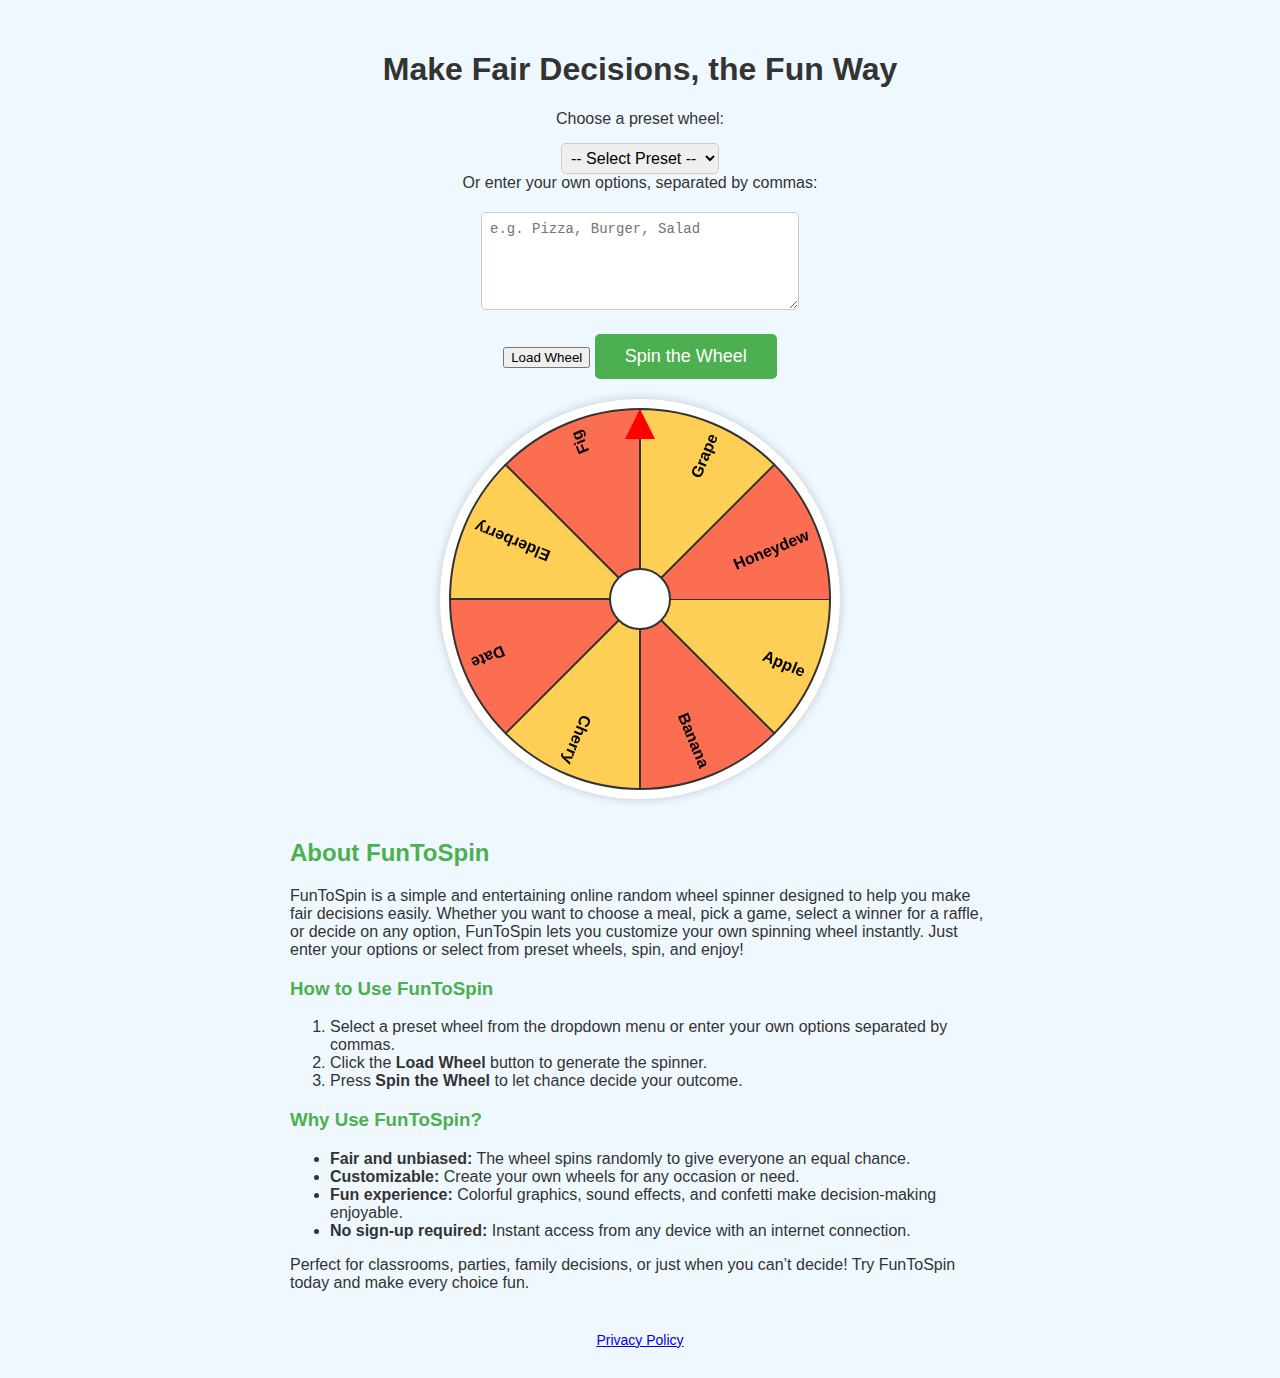
<file: index.html>
<!DOCTYPE html>
<html lang="en">
<head>
  <meta charset="UTF-8" />
  <meta name="viewport" content="width=device-width, initial-scale=1" />
  <title>FunToSpin - Random Wheel Spinner</title>
  <meta name="description" content="FunToSpin is a fun and easy random wheel spinner for decision making, games, raffles, and more. Customize your own spinner wheel instantly!" />
  <meta name="keywords" content="spinner wheel, random wheel, decision maker, fun wheel, spin wheel online, raffle wheel, wheel of names, wheel spinner tool" />
  <link rel="icon" href="/assets/favicon.ico" />
  <script async src="https://pagead2.googlesyndication.com/pagead/js/adsbygoogle.js?client=ca-pub-4116000191381333"
     crossorigin="anonymous"></script>

     
  <style>
    body {
      font-family: Arial, sans-serif;
      text-align: center;
      padding: 30px;
      background: #f0f8ff;
      color: #333;
      margin: 0;
    }
    #wheel {
      margin: 20px auto;
      display: block;
      border-radius: 50%;
      box-shadow: 0 0 10px rgba(0,0,0,0.2);
      background: white;
    }
    #spin {
      margin-top: 20px;
      font-size: 18px;
      padding: 12px 30px;
      cursor: pointer;
      background: #4CAF50;
      border: none;
      color: white;
      border-radius: 5px;
      transition: background 0.3s;
    }
    #spin:hover {
      background: #45a049;
    }
    textarea {
      width: 300px;
      height: 80px;
      margin-top: 20px;
      font-size: 14px;
      border-radius: 5px;
      border: 1px solid #ccc;
      padding: 8px;
      resize: vertical;
    }
    select {
      font-size: 16px;
      padding: 5px;
      margin-top: 15px;
      border-radius: 5px;
      border: 1px solid #ccc;
    }
    #confetti-canvas {
      position: fixed;
      top: 0; left: 0;
      width: 100vw; height: 100vh;
      pointer-events: none;
      z-index: 9999;
    }
    section#about {
      max-width: 700px;
      margin: 40px auto;
      text-align: left;
      font-family: Arial, sans-serif;
      color: #333;
    }
    section#about h2, section#about h3 {
      color: #4CAF50;
    }
  </style>
</head>
<body>

  <h1>Make Fair Decisions, the Fun Way</h1>

  <label for="presetWheels">Choose a preset wheel:</label><br />
  <select id="presetWheels">
    <option value="">-- Select Preset --</option>
  </select><br />

  <label for="customOptions">Or enter your own options, separated by commas:</label><br />
  <textarea id="customOptions" placeholder="e.g. Pizza, Burger, Salad"></textarea><br />

  <button id="loadWheel">Load Wheel</button>
  <button id="spin">Spin the Wheel</button>

  <canvas id="wheel" width="400" height="400"></canvas>
  <canvas id="confetti-canvas"></canvas>

  <section id="about">
    <h2>About FunToSpin</h2>
    <p>
      FunToSpin is a simple and entertaining online random wheel spinner designed to help you make fair decisions easily.
      Whether you want to choose a meal, pick a game, select a winner for a raffle, or decide on any option, FunToSpin lets you
      customize your own spinning wheel instantly. Just enter your options or select from preset wheels, spin, and enjoy!
    </p>
    <h3>How to Use FunToSpin</h3>
    <ol>
      <li>Select a preset wheel from the dropdown menu or enter your own options separated by commas.</li>
      <li>Click the <strong>Load Wheel</strong> button to generate the spinner.</li>
      <li>Press <strong>Spin the Wheel</strong> to let chance decide your outcome.</li>
    </ol>
    <h3>Why Use FunToSpin?</h3>
    <ul>
      <li><strong>Fair and unbiased:</strong> The wheel spins randomly to give everyone an equal chance.</li>
      <li><strong>Customizable:</strong> Create your own wheels for any occasion or need.</li>
      <li><strong>Fun experience:</strong> Colorful graphics, sound effects, and confetti make decision-making enjoyable.</li>
      <li><strong>No sign-up required:</strong> Instant access from any device with an internet connection.</li>
    </ul>
    <p>
      Perfect for classrooms, parties, family decisions, or just when you can’t decide! Try FunToSpin today and make every choice fun.
    </p>
  </section>

  <script>
    // --- Preset wheels data ---
    const presetWheels = {
      fruits: ["Apple", "Banana", "Cherry", "Date", "Elderberry", "Fig", "Grape", "Honeydew"],
      colors: ["Red", "Blue", "Green", "Yellow", "Purple", "Orange"],
      party: ["Dance", "Sing", "Tell a joke", "Do 10 push-ups", "Share a secret", "High five"],
      movies: ["Inception", "Avatar", "Titanic", "The Matrix", "Interstellar", "Gladiator"],
      weekdays: ["Monday", "Tuesday", "Wednesday", "Thursday", "Friday", "Saturday", "Sunday"],
      icecreams: ["Vanilla", "Chocolate", "Strawberry", "Mint", "Cookie Dough", "Pistachio"]
    };

    // --- Populate preset dropdown ---
    const presetSelect = document.getElementById('presetWheels');
    function populatePresetOptions() {
      Object.keys(presetWheels).forEach(key => {
        const option = document.createElement('option');
        option.value = key;
        option.textContent = key.charAt(0).toUpperCase() + key.slice(1);
        presetSelect.appendChild(option);
      });
    }
    populatePresetOptions();

    // Canvas setup
    const canvas = document.getElementById('wheel');
    const ctx = canvas.getContext('2d');
    const size = canvas.width;
    const center = size / 2;

    let segments = [];
    let segmentCount = 0;
    let segmentAngle = 0;
    let startAngle = 0;
    let isSpinning = false;
    let spinAngle = 0;
    let spinVelocity = 0;

    // Sounds
    const spinSound = new Audio('https://actions.google.com/sounds/v1/cartoon/wood_plank_flicks.ogg');
    const winSound = new Audio('https://actions.google.com/sounds/v1/cartoon/clang_and_wobble.ogg');

    // Confetti setup
    const confettiCanvas = document.getElementById('confetti-canvas');
    const confettiCtx = confettiCanvas.getContext('2d');
    confettiCanvas.width = window.innerWidth;
    confettiCanvas.height = window.innerHeight;

    class ConfettiParticle {
      constructor() {
        this.x = Math.random() * confettiCanvas.width;
        this.y = Math.random() * confettiCanvas.height - confettiCanvas.height;
        this.size = Math.random() * 8 + 4;
        this.speed = Math.random() * 3 + 2;
        this.angle = Math.random() * 2 * Math.PI;
        this.spin = (Math.random() - 0.5) * 0.1;
        this.color = `hsl(${Math.floor(Math.random() * 360)}, 70%, 60%)`;
      }
      update() {
        this.y += this.speed;
        this.angle += this.spin;
        if (this.y > confettiCanvas.height) {
          this.y = -this.size;
          this.x = Math.random() * confettiCanvas.width;
        }
      }
      draw() {
        confettiCtx.save();
        confettiCtx.translate(this.x, this.y);
        confettiCtx.rotate(this.angle);
        confettiCtx.fillStyle = this.color;
        confettiCtx.fillRect(-this.size/2, -this.size/2, this.size, this.size);
        confettiCtx.restore();
      }
    }

    let confettiParticles = [];
    function startConfetti() {
      confettiParticles = [];
      for (let i = 0; i < 150; i++) {
        confettiParticles.push(new ConfettiParticle());
      }
      confettiLoop();
    }

    function confettiLoop() {
      confettiCtx.clearRect(0, 0, confettiCanvas.width, confettiCanvas.height);
      confettiParticles.forEach(p => {
        p.update();
        p.draw();
      });
      if (confettiParticles.length > 0) {
        requestAnimationFrame(confettiLoop);
      }
    }

    function stopConfetti() {
      confettiParticles = [];
      confettiCtx.clearRect(0, 0, confettiCanvas.width, confettiCanvas.height);
    }

    // --- Wheel drawing function ---
    function drawWheel() {
      ctx.clearRect(0, 0, size, size);

      for (let i = 0; i < segmentCount; i++) {
        ctx.beginPath();
        ctx.moveTo(center, center);
        ctx.arc(center, center, center - 10, startAngle + i * segmentAngle, startAngle + (i + 1) * segmentAngle);
        ctx.fillStyle = i % 2 === 0 ? '#FFCE54' : '#FC6E51';
        ctx.fill();
        ctx.strokeStyle = "#333";
        ctx.lineWidth = 2;
        ctx.stroke();

        // Draw text on segment
        ctx.save();
        ctx.translate(center, center);
        ctx.rotate(startAngle + i * segmentAngle + segmentAngle / 2);
        ctx.textAlign = "right";
        ctx.fillStyle = "#000";
        ctx.font = "bold 16px Arial";
        ctx.fillText(segments[i], center - 20, 10);
        ctx.restore();
      }

      // Center circle
      ctx.beginPath();
      ctx.arc(center, center, 30, 0, 2 * Math.PI);
      ctx.fillStyle = "#FFF";
      ctx.fill();
      ctx.lineWidth = 2;
      ctx.strokeStyle = "#333";
      ctx.stroke();

      // Pointer
      ctx.fillStyle = "red";
      ctx.beginPath();
      ctx.moveTo(center, 10);
      ctx.lineTo(center - 15, 40);
      ctx.lineTo(center + 15, 40);
      ctx.closePath();
      ctx.fill();
    }

    // --- Spin logic ---
    function spin() {
      if (isSpinning || segmentCount === 0) return;

      isSpinning = true;
      spinSound.currentTime = 0;
      spinSound.play();
      spinVelocity = Math.random() * 0.3 + 0.4;

      function animate() {
        spinAngle += spinVelocity;
        spinVelocity *= 0.97; // friction
        startAngle = spinAngle % (2 * Math.PI);
        drawWheel();

        if (spinVelocity > 0.002) {
          requestAnimationFrame(animate);
        } else {
          isSpinning = false;
          winSound.currentTime = 0;
          winSound.play();

          // Calculate winning segment
          const pointerAngle = (2 * Math.PI - startAngle + segmentAngle / 2) % (2 * Math.PI);
          let selectedIndex = Math.floor(pointerAngle / segmentAngle);
          selectedIndex = (segmentCount - 1 - selectedIndex + segmentCount) % segmentCount;

        //   alert(`You got: ${segments[selectedIndex]}!`);

          startConfetti();
          setTimeout(stopConfetti, 4000);
        }
      }
      animate();
    }

    // --- Load wheel with given options ---
    function loadWheel(options) {
      if (!options || options.length < 2) {
        alert('Please provide at least two options.');
        return;
      }
      segments = options;
      segmentCount = segments.length;
      segmentAngle = 2 * Math.PI / segmentCount;
      startAngle = 0;
      spinAngle = 0;
      drawWheel();
    }

    // --- Event listeners ---

    // When user selects a preset
    presetSelect.addEventListener('change', (e) => {
      const val = e.target.value;
      if (val && presetWheels[val]) {
        const options = presetWheels[val];
        document.getElementById('customOptions').value = options.join(', ');
        loadWheel(options);
      }
    });

    // When user clicks load wheel (based on textarea)
    document.getElementById('loadWheel').addEventListener('click', () => {
      const customText = document.getElementById('customOptions').value.trim();
      if (customText) {
        const options = customText.split(',').map(s => s.trim()).filter(s => s);
        if (options.length < 2) {
          alert('Please enter at least two options separated by commas.');
          return;
        }
        loadWheel(options);
        presetSelect.value = "";
      } else {
        alert('Please enter custom options or select a preset.');
      }
    });

    // Spin button
    document.getElementById('spin').addEventListener('click', spin);

    // Initial load (fruits)
    loadWheel(presetWheels['fruits']);

    // Resize confetti canvas on window resize
    window.addEventListener('resize', () => {
      confettiCanvas.width = window.innerWidth;
      confettiCanvas.height = window.innerHeight;
    });
  </script>


<footer style="margin-top: 40px; font-size: 14px; color: #666;">
  <a href="privacy.html">Privacy Policy</a>
</footer>
</body>
</html>
</file>
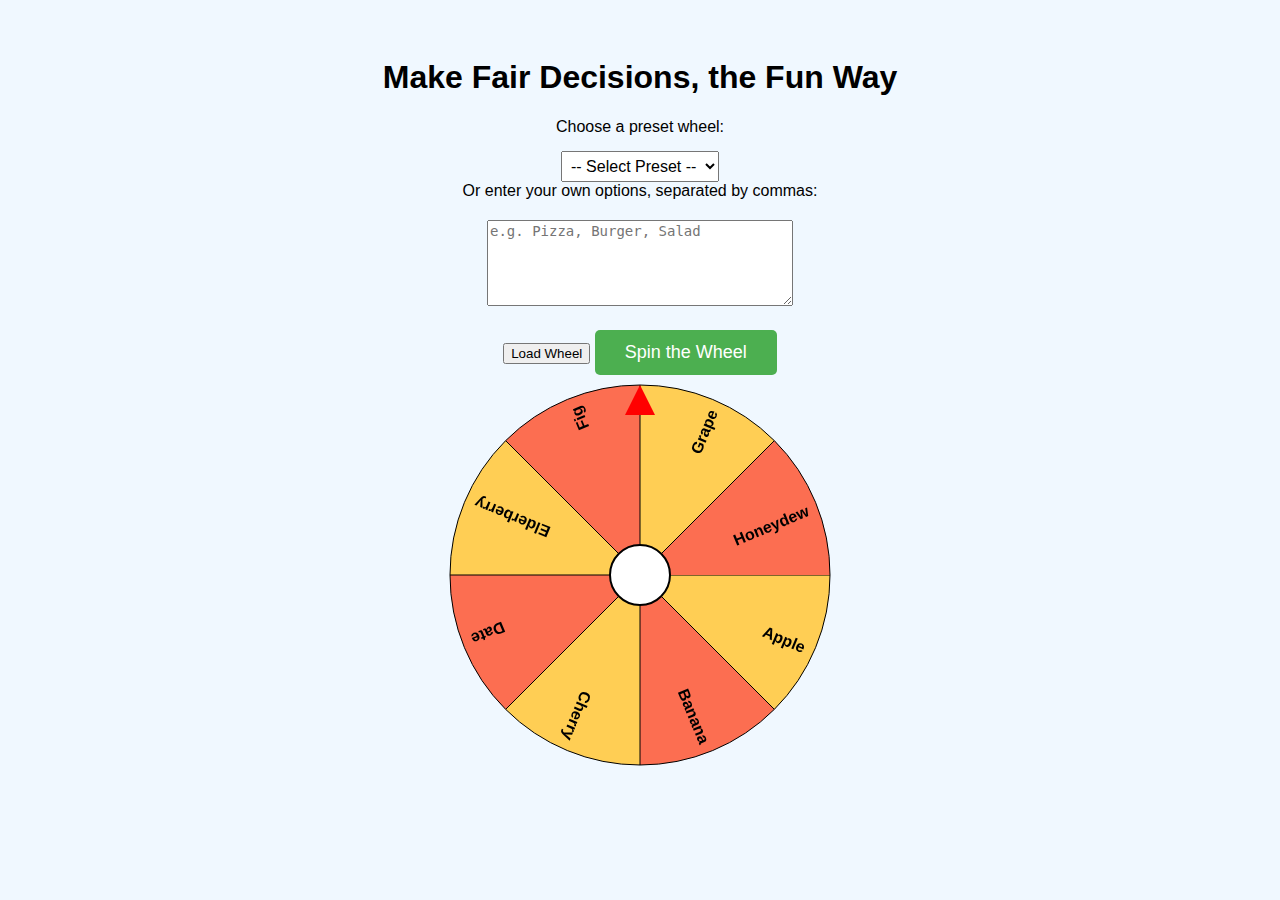
<file: _index2.html>
<!DOCTYPE html>
<html lang="en">
<head>
<meta charset="UTF-8" />
<meta name="viewport" content="width=device-width, initial-scale=1" />
<title>The Ultimate Random Picker Tool</title>
<style>
  body {
    font-family: Arial, sans-serif;
    text-align: center;
    padding: 30px;
    background: #f0f8ff;
  }
  #wheel {
    margin: 0 auto;
    display: block;
  }
  #spin {
    margin-top: 20px;
    font-size: 18px;
    padding: 12px 30px;
    cursor: pointer;
    background: #4CAF50;
    border: none;
    color: white;
    border-radius: 5px;
    transition: background 0.3s;
  }
  #spin:hover {
    background: #45a049;
  }
  textarea {
    width: 300px;
    height: 80px;
    margin-top: 20px;
    font-size: 14px;
  }
  select {
    font-size: 16px;
    padding: 5px;
    margin-top: 15px;
  }
  #confetti-canvas {
    position: fixed;
    top: 0; left: 0;
    width: 100vw; height: 100vh;
    pointer-events: none;
    z-index: 9999;
  }
</style>
</head>
<body>

<h1>Make Fair Decisions, the Fun Way</h1>

<label for="presetWheels">Choose a preset wheel:</label><br />
<select id="presetWheels">
  <option value="">-- Select Preset --</option>
  <option value="fruits">Fruits</option>
  <option value="colors">Colors</option>
  <option value="party">Party Activities</option>
</select>

<br />

<label for="customOptions">Or enter your own options, separated by commas:</label><br />
<textarea id="customOptions" placeholder="e.g. Pizza, Burger, Salad"></textarea><br />

<button id="loadWheel">Load Wheel</button>
<button id="spin">Spin the Wheel</button>

<canvas id="wheel" width="400" height="400"></canvas>
<canvas id="confetti-canvas"></canvas>

<script>
// Confetti setup
const confettiCanvas = document.getElementById('confetti-canvas');
const confettiCtx = confettiCanvas.getContext('2d');
confettiCanvas.width = window.innerWidth;
confettiCanvas.height = window.innerHeight;

class ConfettiParticle {
  constructor() {
    this.x = Math.random() * confettiCanvas.width;
    this.y = Math.random() * confettiCanvas.height - confettiCanvas.height;
    this.size = Math.random() * 8 + 4;
    this.speed = Math.random() * 3 + 2;
    this.angle = Math.random() * 2 * Math.PI;
    this.spin = (Math.random() - 0.5) * 0.1;
    this.color = `hsl(${Math.floor(Math.random() * 360)}, 70%, 60%)`;
  }
  update() {
    this.y += this.speed;
    this.angle += this.spin;
    if (this.y > confettiCanvas.height) {
      this.y = -this.size;
      this.x = Math.random() * confettiCanvas.width;
    }
  }
  draw() {
    confettiCtx.save();
    confettiCtx.translate(this.x, this.y);
    confettiCtx.rotate(this.angle);
    confettiCtx.fillStyle = this.color;
    confettiCtx.fillRect(-this.size/2, -this.size/2, this.size, this.size);
    confettiCtx.restore();
  }
}

let confettiParticles = [];
function startConfetti() {
  confettiParticles = [];
  for (let i = 0; i < 150; i++) {
    confettiParticles.push(new ConfettiParticle());
  }
  confettiLoop();
}

function confettiLoop() {
  confettiCtx.clearRect(0, 0, confettiCanvas.width, confettiCanvas.height);
  confettiParticles.forEach(p => {
    p.update();
    p.draw();
  });
  if (confettiParticles.length > 0) {
    requestAnimationFrame(confettiLoop);
  }
}
function stopConfetti() {
  confettiParticles = [];
  confettiCtx.clearRect(0, 0, confettiCanvas.width, confettiCanvas.height);
}

// Wheel & Spin Logic

const canvas = document.getElementById('wheel');
const ctx = canvas.getContext('2d');
const size = canvas.width;
const center = size / 2;
let segments = [];
let segmentCount = 0;
let segmentAngle = 0;
let startAngle = 0;
let isSpinning = false;
let spinAngle = 0;
let spinVelocity = 0;

// Sound
const spinSound = new Audio('https://actions.google.com/sounds/v1/cartoon/wood_plank_flicks.ogg');
const winSound = new Audio('https://actions.google.com/sounds/v1/cartoon/clang_and_wobble.ogg');

function drawWheel() {
  ctx.clearRect(0, 0, size, size);
  for (let i = 0; i < segmentCount; i++) {
    ctx.beginPath();
    ctx.moveTo(center, center);
    ctx.arc(center, center, center - 10, startAngle + i * segmentAngle, startAngle + (i + 1) * segmentAngle);
    ctx.fillStyle = i % 2 === 0 ? '#FFCE54' : '#FC6E51';
    ctx.fill();
    ctx.stroke();

    ctx.save();
    ctx.translate(center, center);
    ctx.rotate(startAngle + i * segmentAngle + segmentAngle / 2);
    ctx.textAlign = "right";
    ctx.fillStyle = "#000";
    ctx.font = "bold 16px Arial";
    ctx.fillText(segments[i], center - 20, 10);
    ctx.restore();
  }

  // Center circle
  ctx.beginPath();
  ctx.arc(center, center, 30, 0, 2 * Math.PI);
  ctx.fillStyle = "#FFF";
  ctx.fill();
  ctx.lineWidth = 2;
  ctx.stroke();

  // Pointer
  ctx.fillStyle = "red";
  ctx.beginPath();
  ctx.moveTo(center, 10);
  ctx.lineTo(center - 15, 40);
  ctx.lineTo(center + 15, 40);
  ctx.closePath();
  ctx.fill();
}

function spin() {
  if (isSpinning) return;
  if (segmentCount === 0) {
    alert("Load a wheel first!");
    return;
  }
  isSpinning = true;
  spinSound.play();

  spinVelocity = Math.random() * 0.3 + 0.4;

  function animate() {
    spinAngle += spinVelocity;
    spinVelocity *= 0.97;

    startAngle = spinAngle % (2 * Math.PI);
    drawWheel();

    if (spinVelocity > 0.002) {
      requestAnimationFrame(animate);
    } else {
      isSpinning = false;
      winSound.play();

      // Fixed segment selection logic:
      const pointerAngle = (2 * Math.PI - startAngle + segmentAngle / 2) % (2 * Math.PI);
      let selectedIndex = Math.floor(pointerAngle / segmentAngle);
      selectedIndex = (segmentCount - 1 - selectedIndex + segmentCount) % segmentCount;

    //   # following logic not working - leave it for now
    //   alert(`You got: ${segments[selectedIndex]}`);


      startConfetti();
      setTimeout(stopConfetti, 4000);
    }
  }
  animate();
}

function loadWheel(options) {
  segments = options;
  segmentCount = segments.length;
  segmentAngle = 2 * Math.PI / segmentCount;
  startAngle = 0;
  spinAngle = 0;
  drawWheel();
}

// Pre-made wheels
const presetWheels = {
  fruits: ["Apple", "Banana", "Cherry", "Date", "Elderberry", "Fig", "Grape", "Honeydew"],
  colors: ["Red", "Blue", "Green", "Yellow", "Purple", "Orange"],
  party: ["Dance", "Sing", "Tell a joke", "Do 10 push-ups", "Share a secret", "High five"]
};

document.getElementById('loadWheel').addEventListener('click', () => {
  const customText = document.getElementById('customOptions').value.trim();
  if (customText) {
    const options = customText.split(',').map(s => s.trim()).filter(s => s);
    if (options.length < 2) {
      alert('Please enter at least two options separated by commas.');
      return;
    }
    loadWheel(options);
  } else {
    alert('Please enter custom options or select a preset.');
  }
});

document.getElementById('presetWheels').addEventListener('change', (e) => {
  const val = e.target.value;
  if (val && presetWheels[val]) {
    loadWheel(presetWheels[val]);
    document.getElementById('customOptions').value = '';
  }
});

document.getElementById('spin').addEventListener('click', spin);

// Initial default wheel
loadWheel(presetWheels['fruits']);
</script>

</body>
</html>
</file>
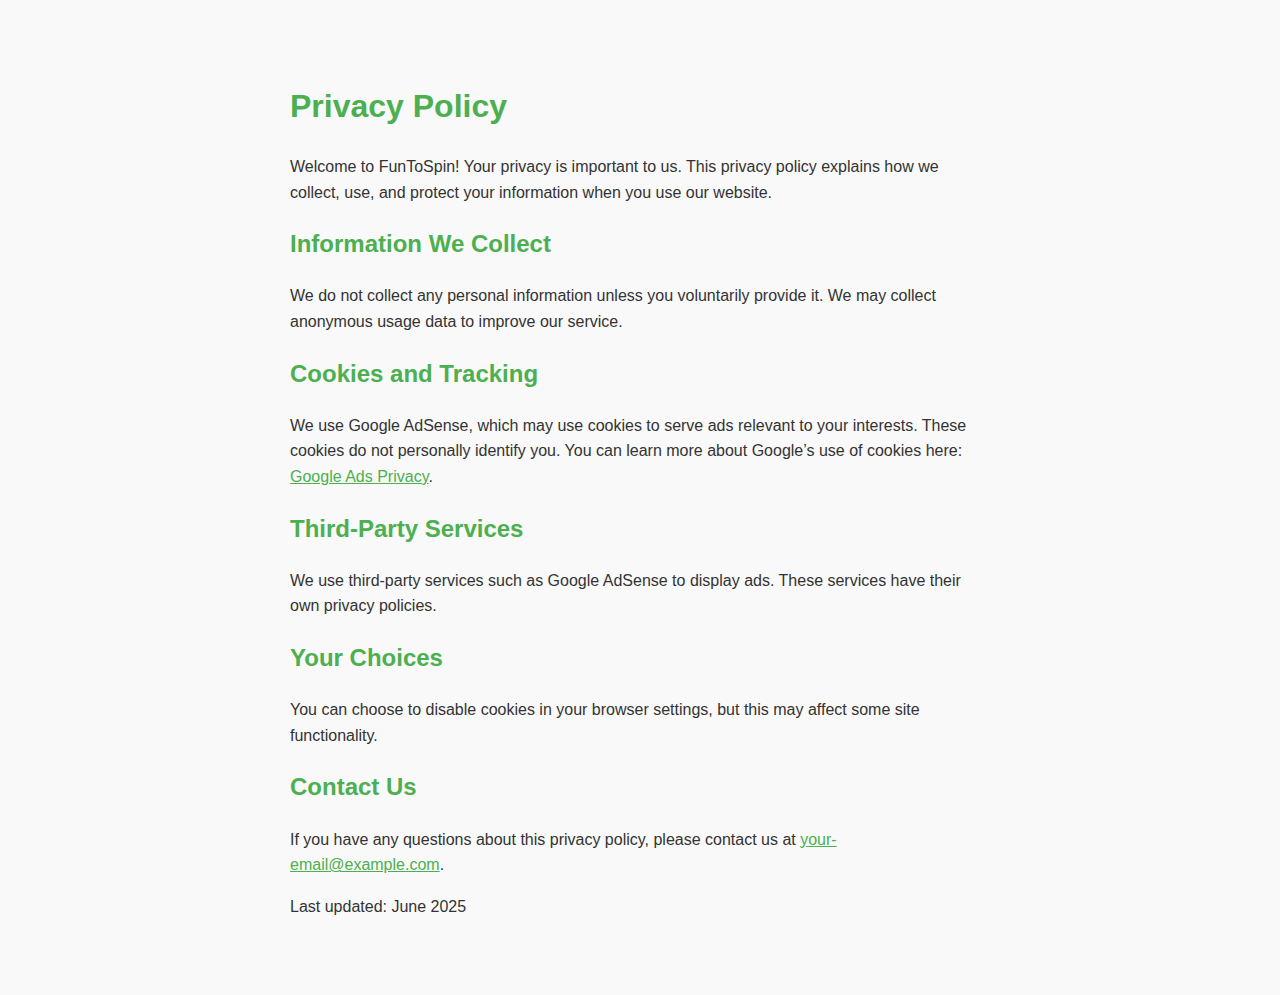
<file: privacy.html>
<!DOCTYPE html>
<html lang="en">
<head>
  <meta charset="UTF-8" />
  <meta name="viewport" content="width=device-width, initial-scale=1" />
  <title>Privacy Policy - FunToSpin</title>
  <style>
    body {
      font-family: Arial, sans-serif;
      max-width: 700px;
      margin: 40px auto;
      padding: 20px;
      line-height: 1.6;
      color: #333;
      background: #f9f9f9;
    }
    h1, h2 {
      color: #4CAF50;
    }
    a {
      color: #4CAF50;
    }
  </style>
</head>
<body>
  <h1>Privacy Policy</h1>

  <p>Welcome to FunToSpin! Your privacy is important to us. This privacy policy explains how we collect, use, and protect your information when you use our website.</p>

  <h2>Information We Collect</h2>
  <p>We do not collect any personal information unless you voluntarily provide it. We may collect anonymous usage data to improve our service.</p>

  <h2>Cookies and Tracking</h2>
  <p>We use Google AdSense, which may use cookies to serve ads relevant to your interests. These cookies do not personally identify you. You can learn more about Google’s use of cookies here: <a href="https://policies.google.com/technologies/ads" target="_blank" rel="noopener noreferrer">Google Ads Privacy</a>.</p>

  <h2>Third-Party Services</h2>
  <p>We use third-party services such as Google AdSense to display ads. These services have their own privacy policies.</p>

  <h2>Your Choices</h2>
  <p>You can choose to disable cookies in your browser settings, but this may affect some site functionality.</p>

  <h2>Contact Us</h2>
  <p>If you have any questions about this privacy policy, please contact us at <a href="mailto:your-email@example.com">your-email@example.com</a>.</p>

  <p>Last updated: June 2025</p>
</body>
</html>
</file>
